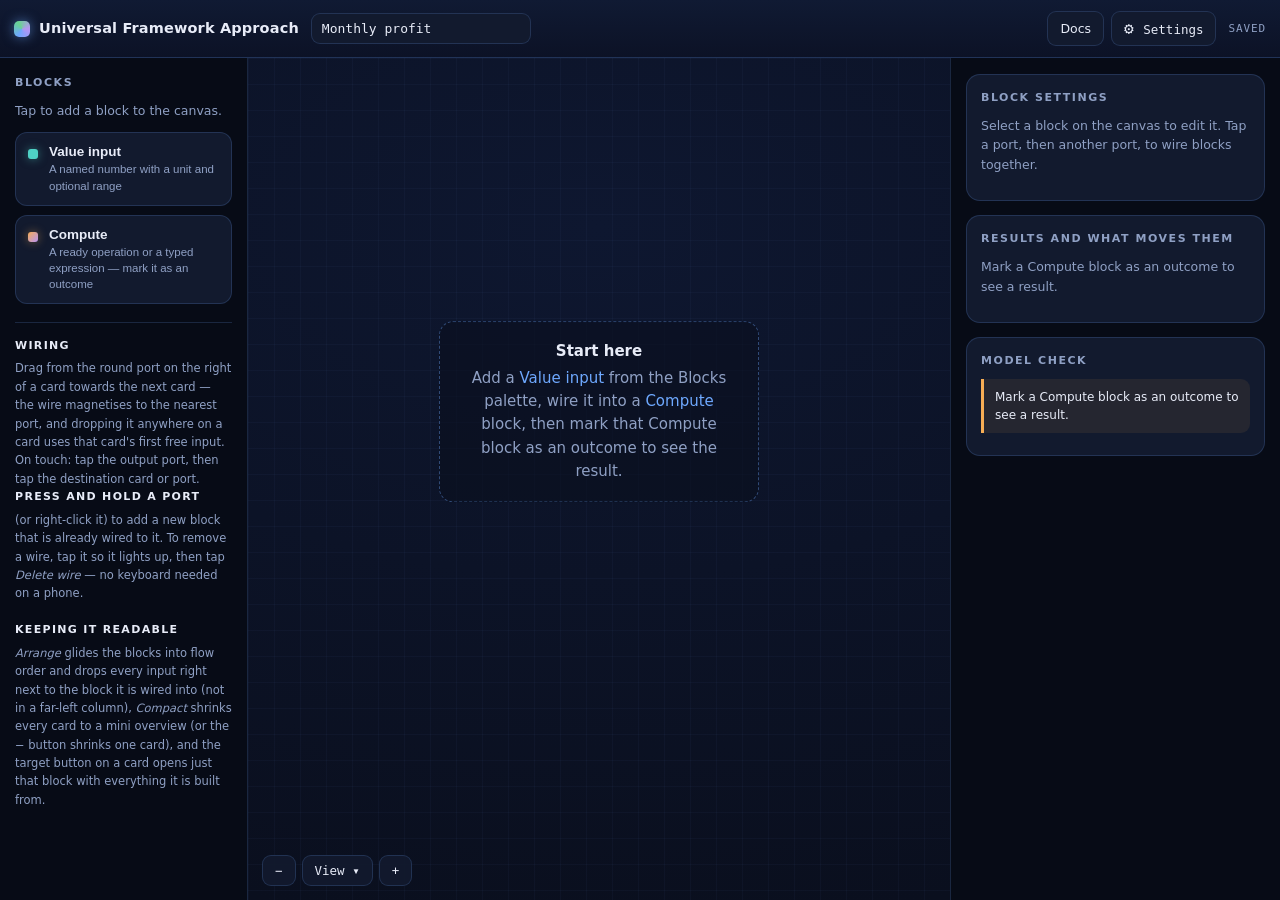
<file: docs/index.html>
<!DOCTYPE html>
<html lang="en">
<head>
  <meta charset="utf-8">
  <meta name="viewport" content="width=device-width, initial-scale=1, viewport-fit=cover">
  <title>Universal Framework Approach — block-based modelling</title>
  <meta name="description" content="Build any metric — profit, efficiency, a design score — from small blocks that plug into one main equation, with live values, dimensional unit checking and sensitivity analysis.">
  <link rel="icon" href="data:image/svg+xml,%3Csvg xmlns='http://www.w3.org/2000/svg' viewBox='0 0 32 32'%3E%3Crect width='32' height='32' rx='8' fill='%230a0f1e'/%3E%3Cpath d='M8 22 L8 14 L14 14 M8 10 L20 10 L20 14' stroke='%236ea8fe' stroke-width='2.5' fill='none' stroke-linecap='round'/%3E%3Ccircle cx='24' cy='18' r='3.5' fill='%2368d391'/%3E%3C/svg%3E">
  <link rel="stylesheet" href="app.css">
</head>
<body>
  <header class="topbar">
    <div class="brand">
      <span class="brand-mark" aria-hidden="true"></span>
      <span class="brand-name">Universal Framework Approach</span>
    </div>
    <input id="modelName" class="model-name" type="text" value="Untitled model" aria-label="Model name" spellcheck="false">
    <nav class="actions" aria-label="Model actions">
      <a class="btn btn-link" href="methodology.html">Docs</a>
      <div class="popout popout-top">
        <button type="button" id="btnAppMenu" class="btn btn-icon" title="Model actions and settings" aria-haspopup="true" aria-expanded="false"><span class="gear" aria-hidden="true">&#9881;</span> Settings</button>
        <div class="popout-menu popout-menu-right" id="appMenu" hidden>
          <button type="button" id="btnNew" class="menu-item">New model</button>
          <button type="button" id="btnImport" class="menu-item">Import JSON</button>
          <button type="button" id="btnExportJson" class="menu-item">Export JSON</button>
          <button type="button" id="btnExportSvg" class="menu-item">Export SVG</button>
          <button type="button" id="btnExportPng" class="menu-item">Export PNG (3x)</button>
          <button type="button" id="btnClear" class="menu-item menu-danger" title="Delete everything this site saved in your browser">Clear data</button>
        </div>
      </div>
    </nav>
    <div class="save-state" id="saveState" title="Autosaved in this browser">saved</div>
  </header>

  <main class="layout">
    <aside class="palette" id="palette" aria-label="Blocks palette">
      <h2 class="panel-title">Blocks</h2>
      <p class="panel-sub">Tap to add a block to the canvas.</p>
      <div class="palette-list">
        <button type="button" class="palette-item" data-type="input">
          <span class="swatch swatch-input"></span>
          <span class="palette-text"><strong>Value input</strong><em>A named number with a unit and optional range</em></span>
        </button>
        <button type="button" class="palette-item" data-type="compute">
          <span class="swatch swatch-compute"></span>
          <span class="palette-text"><strong>Compute</strong><em>A ready operation or a typed expression &mdash; mark it as an outcome</em></span>
        </button>
      </div>
      <div class="palette-help">
        <strong>Wiring</strong>
        Drag from the round port on the right of a card towards the next card &mdash; the wire
        magnetises to the nearest port, and dropping it anywhere on a card uses that card's first
        free input. On touch: tap the output port, then tap the destination card or port.
        <strong>Press and hold a port</strong> (or right-click it) to add a new block that is
        already wired to it. To remove a wire, tap it so it lights up, then tap <em>Delete wire</em>
        &mdash; no keyboard needed on a phone.
        <br><br>
        <strong>Keeping it readable</strong>
        <em>Arrange</em> glides the blocks into flow order and drops every input right next to the block it is wired into (not in a far-left column), <em>Compact</em> shrinks every card to a
        mini overview (or the &#8722; button shrinks one card), and the target button on a card opens
        just that block with everything it is built from.
      </div>
    </aside>

    <section class="stage" id="stage">
      <svg id="canvas" xmlns="http://www.w3.org/2000/svg" role="img" aria-label="Model canvas"></svg>
      <div class="stage-hint" id="stageHint">
        <strong>Start here</strong>
        Add a <em>Value input</em> from the Blocks palette, wire it into a <em>Compute</em> block, then mark that Compute block as an outcome to see the result.
      </div>
      <div class="focus-bar" id="focusBar" hidden>
        <span id="focusLabel"></span>
        <button type="button" id="btnShowAll" class="btn" title="Leave the focus view and show every block">Show whole model</button>
      </div>
      <div class="wire-bar" id="wireBar" hidden>
        <span id="wireLabel"></span>
        <button type="button" id="btnDeleteWire" class="btn btn-danger" title="Remove the selected wire">Delete wire</button>
        <button type="button" id="btnWireDeselect" class="btn" title="Leave the wire on the canvas, just deselect it">Deselect</button>
      </div>
      <div class="zoom-controls" id="viewControls">
        <button type="button" id="btnZoomOut" class="btn btn-icon" title="Zoom out">−</button>
        <div class="popout">
          <button type="button" id="btnViewMenu" class="btn btn-icon" title="View options: fit, arrange, compact, auto-fit" aria-haspopup="true" aria-expanded="false">View &#9662;</button>
          <div class="popout-menu" id="viewMenu" hidden>
            <button type="button" id="btnZoomReset" class="menu-item" title="Reset the zoom level to 1:1">1:1 &mdash; reset zoom</button>
            <button type="button" id="btnZoomFit" class="menu-item" title="Fit the model in view">Fit &mdash; frame the model</button>
            <button type="button" id="btnArrange" class="menu-item" title="Glide the blocks into flow order, each input beside the block it is wired into">Arrange &mdash; flow order</button>
            <button type="button" id="btnCompact" class="menu-item" title="Shrink every card to a mini overview">Compact every card</button>
            <button type="button" id="btnAutoFit" class="menu-item menu-toggle" aria-pressed="false" title="Let entering or leaving Focus re-frame the camera">Auto-fit camera: off</button>
          </div>
        </div>
        <button type="button" id="btnZoomIn" class="btn btn-icon" title="Zoom in">+</button>
      </div>
    </section>

    <aside class="side" id="side">
      <section class="panel" id="settingsPanel">
        <h2 class="panel-title">Block settings</h2>
        <div id="settingsBody" class="panel-body">
          <p class="panel-sub">Select a block on the canvas to edit it.</p>
        </div>
      </section>

      <section class="panel" id="sensitivityPanel">
        <h2 class="panel-title">Results and what moves them</h2>
        <div id="sensitivityBody" class="panel-body">
          <p class="panel-sub">Add inputs to see which one drives each outcome.</p>
        </div>
      </section>

      <section class="panel panel-issues" id="issuesPanel">
        <h2 class="panel-title">Model check</h2>
        <div id="issuesBody" class="panel-body"></div>
      </section>
    </aside>
  </main>

  <div class="sheet-scrim" id="sheetScrim" hidden></div>
  <div class="fab-row">
    <button type="button" class="fab" id="btnPalette">+ Blocks</button>
    <button type="button" class="fab fab-alt" id="btnSettings">Settings</button>
  </div>

  <div class="dialog-scrim" id="dialogScrim" hidden>
    <form class="dialog" id="blockDialog" role="dialog" aria-modal="true" aria-labelledby="dialogTitle">
      <h3 id="dialogTitle">New block</h3>
      <div id="dialogFields"></div>
      <div class="dialog-actions">
        <button type="button" class="btn" id="dialogCancel">Cancel</button>
        <button type="submit" class="btn btn-primary" id="dialogCreate">Add block</button>
      </div>
    </form>
  </div>
  <div class="port-menu" id="portMenu" role="menu" hidden></div>

  <input type="file" id="fileInput" accept="application/json,.json" hidden>
  <div class="toast" id="toast" role="status" aria-live="polite"></div>

  <script type="module" src="js/main.js"></script>
</body>
</html>
</file>
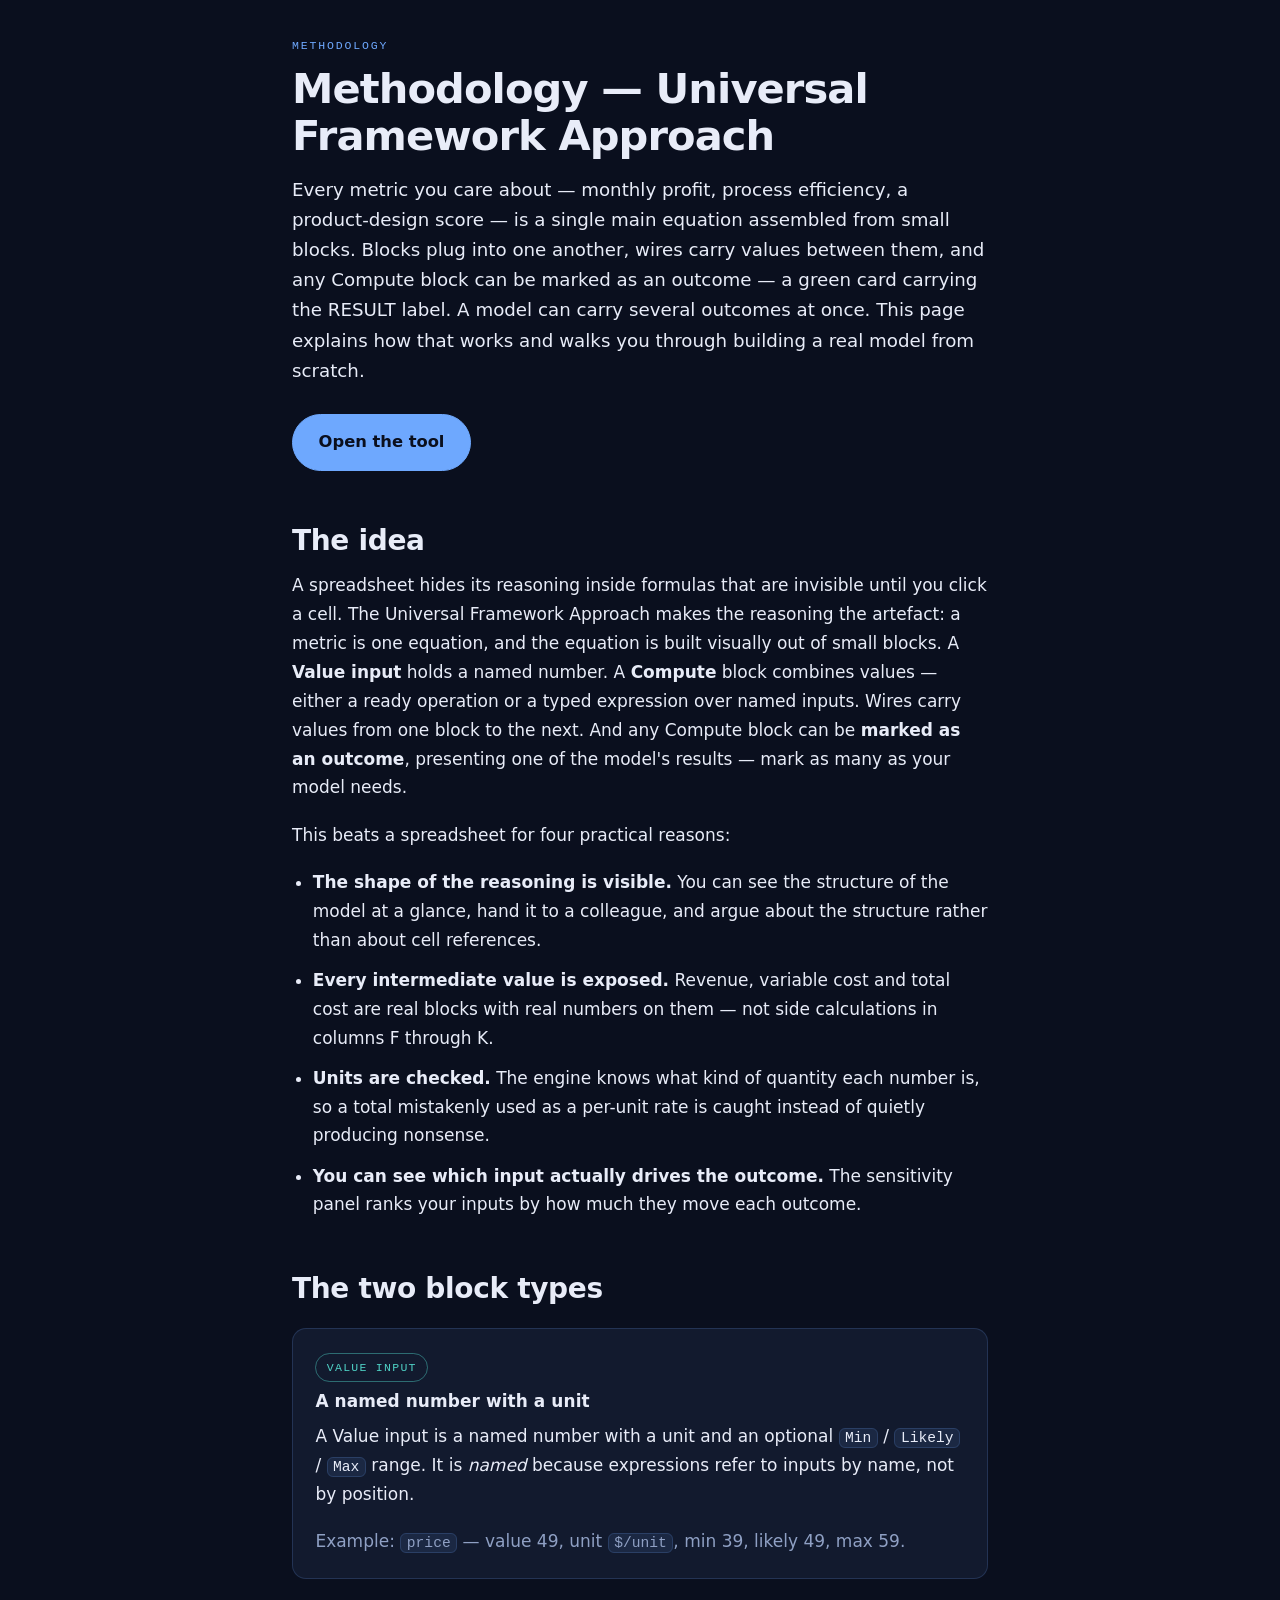
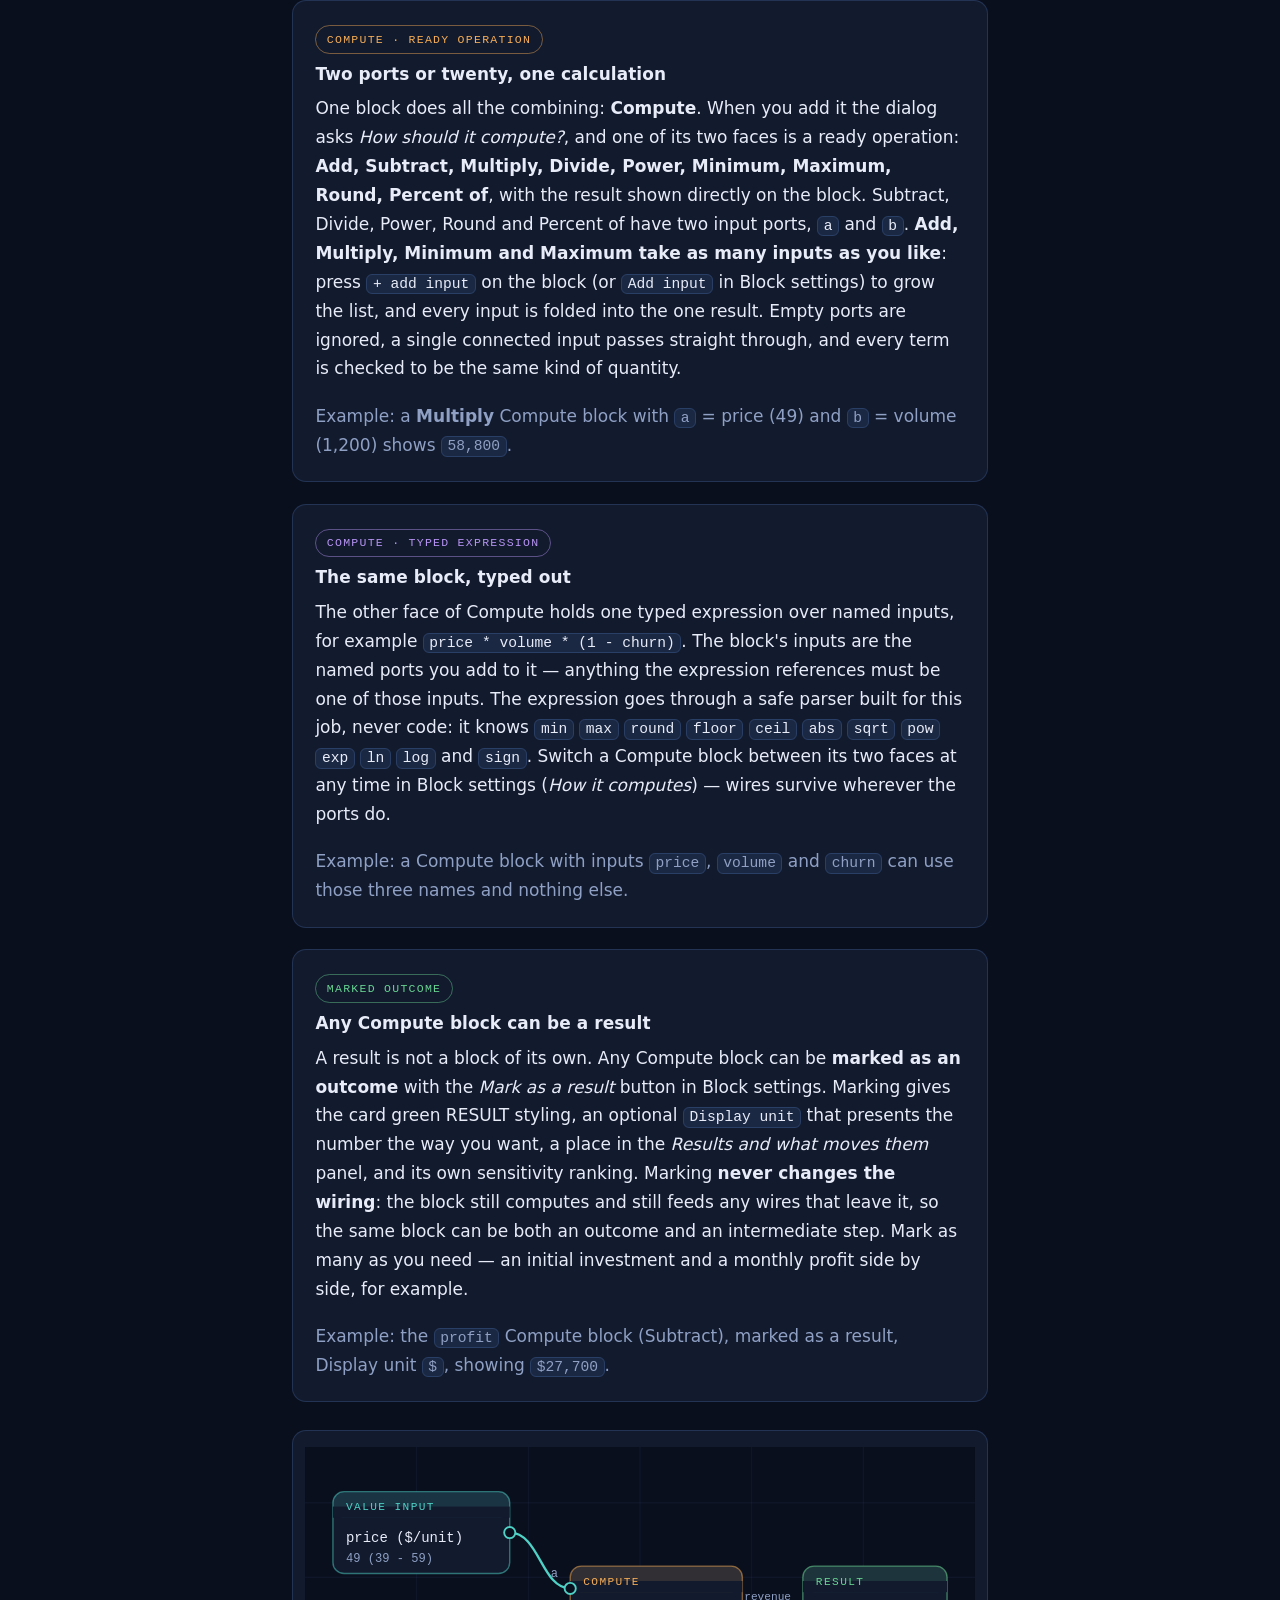
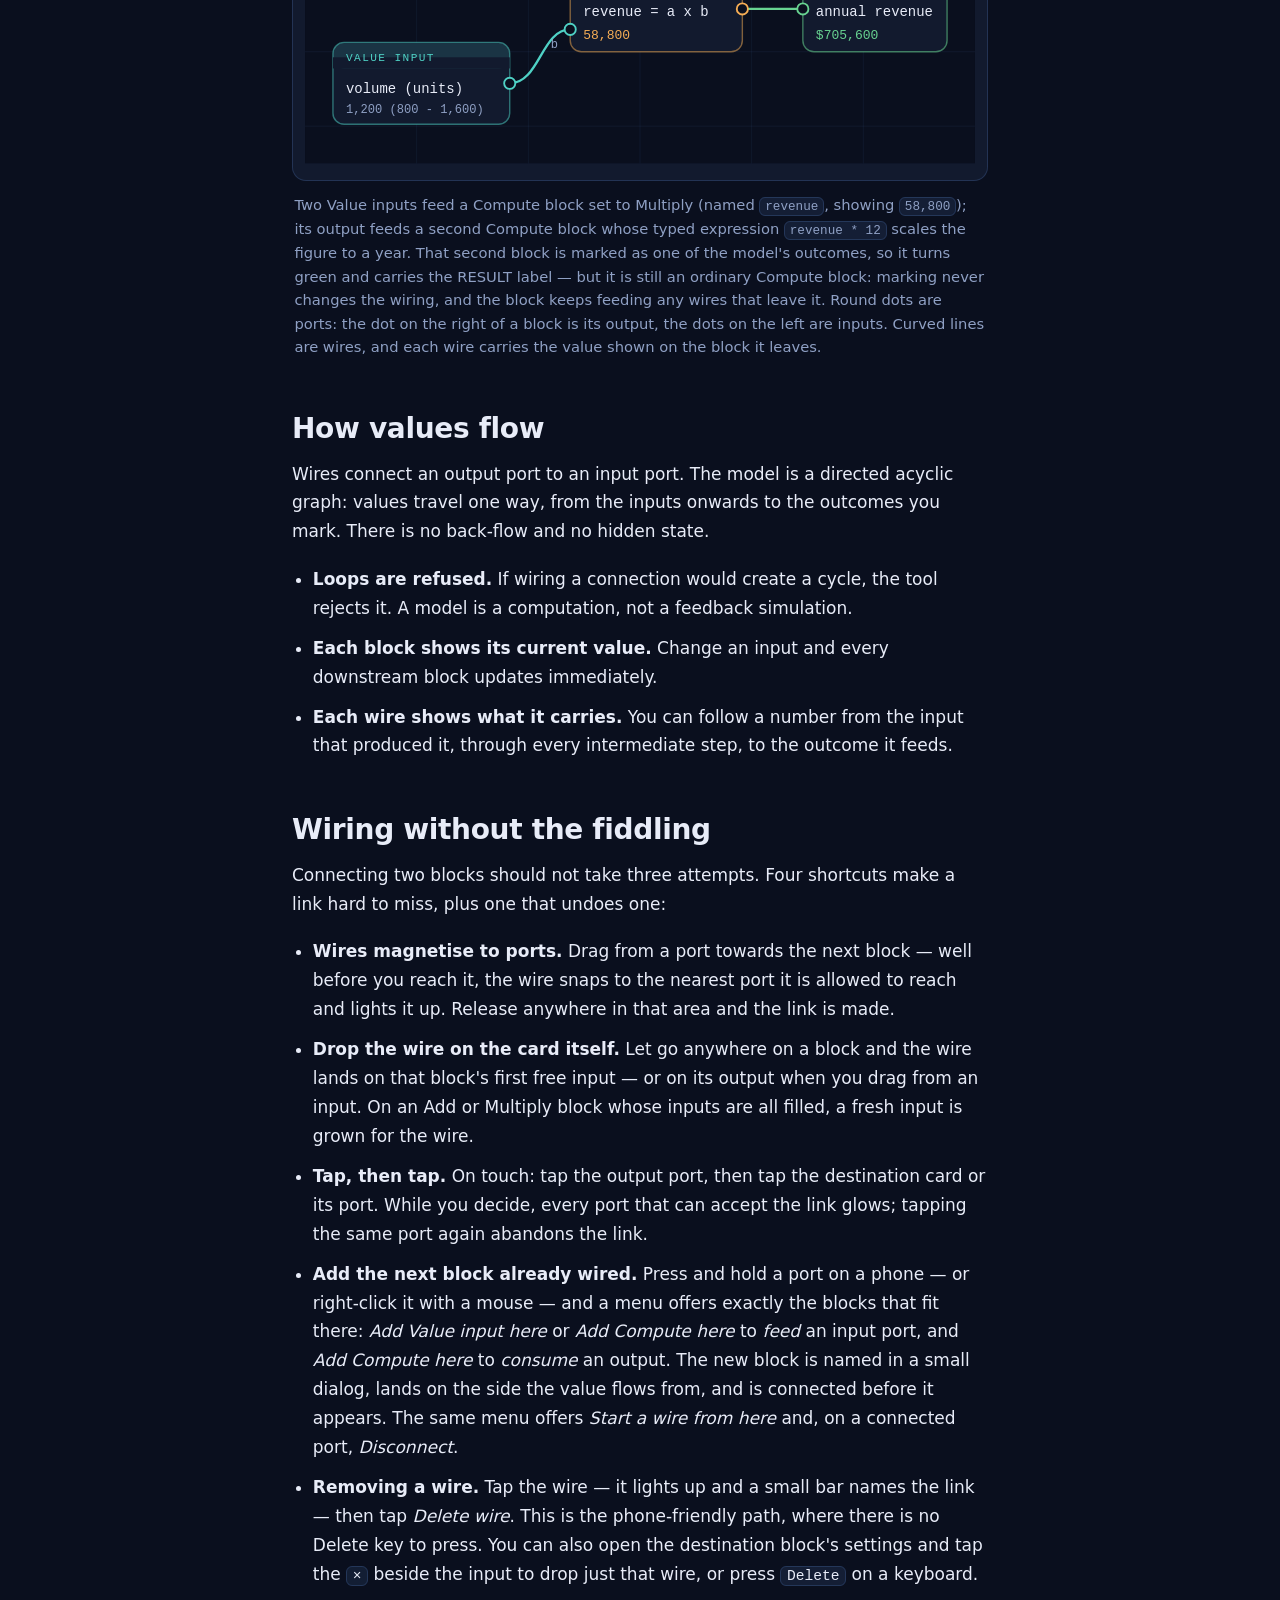
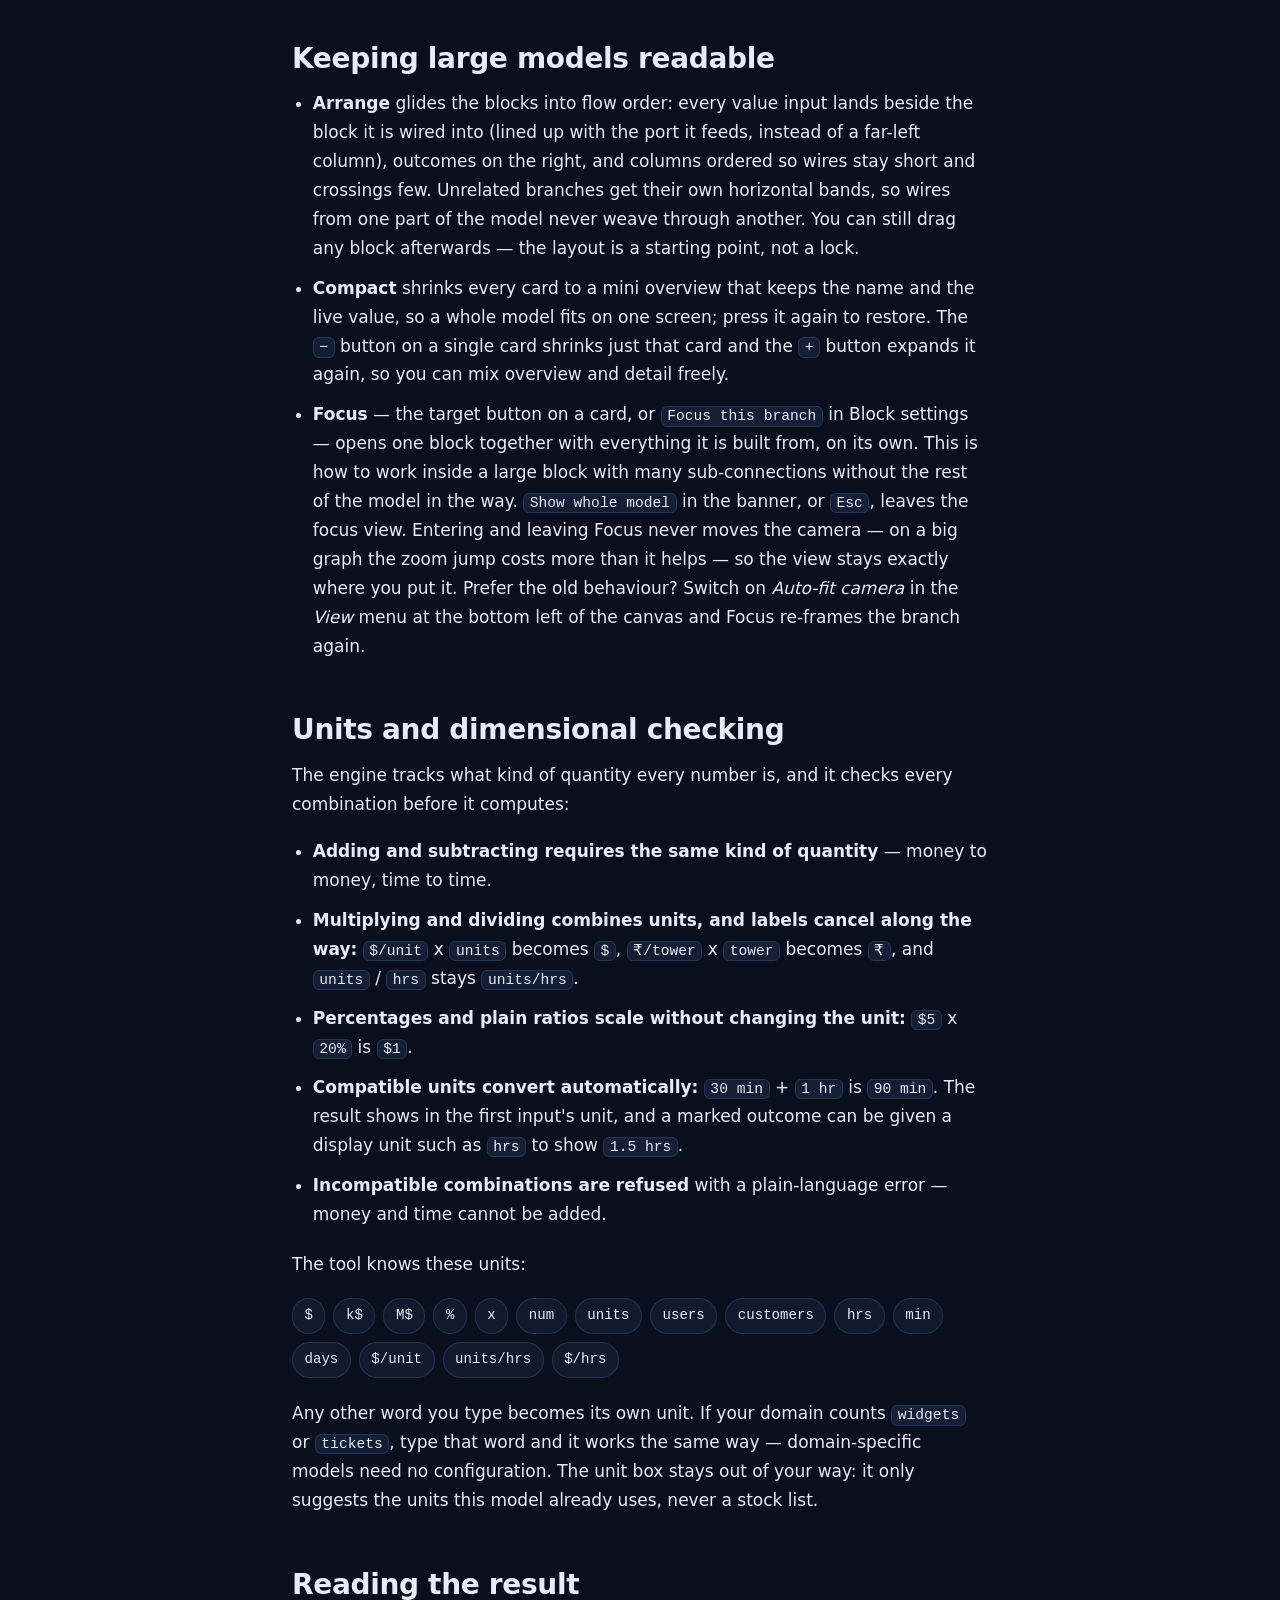
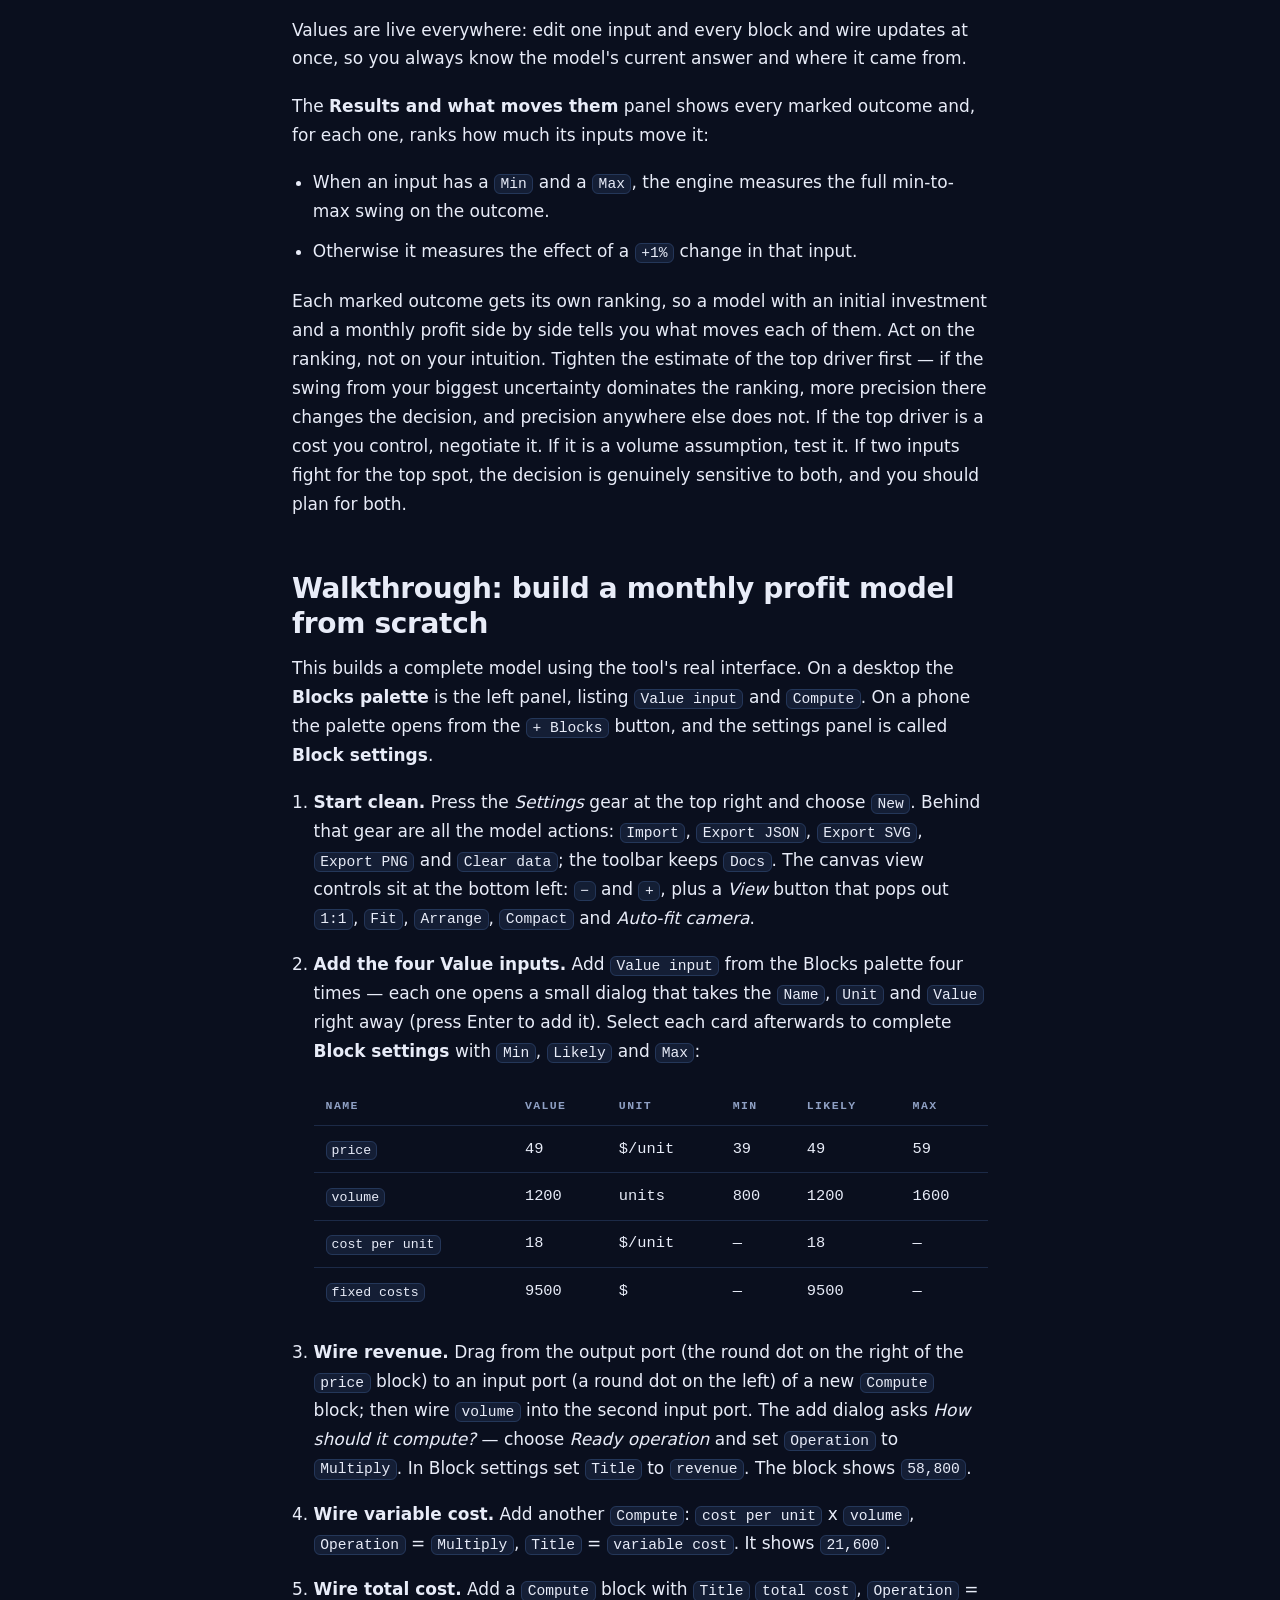
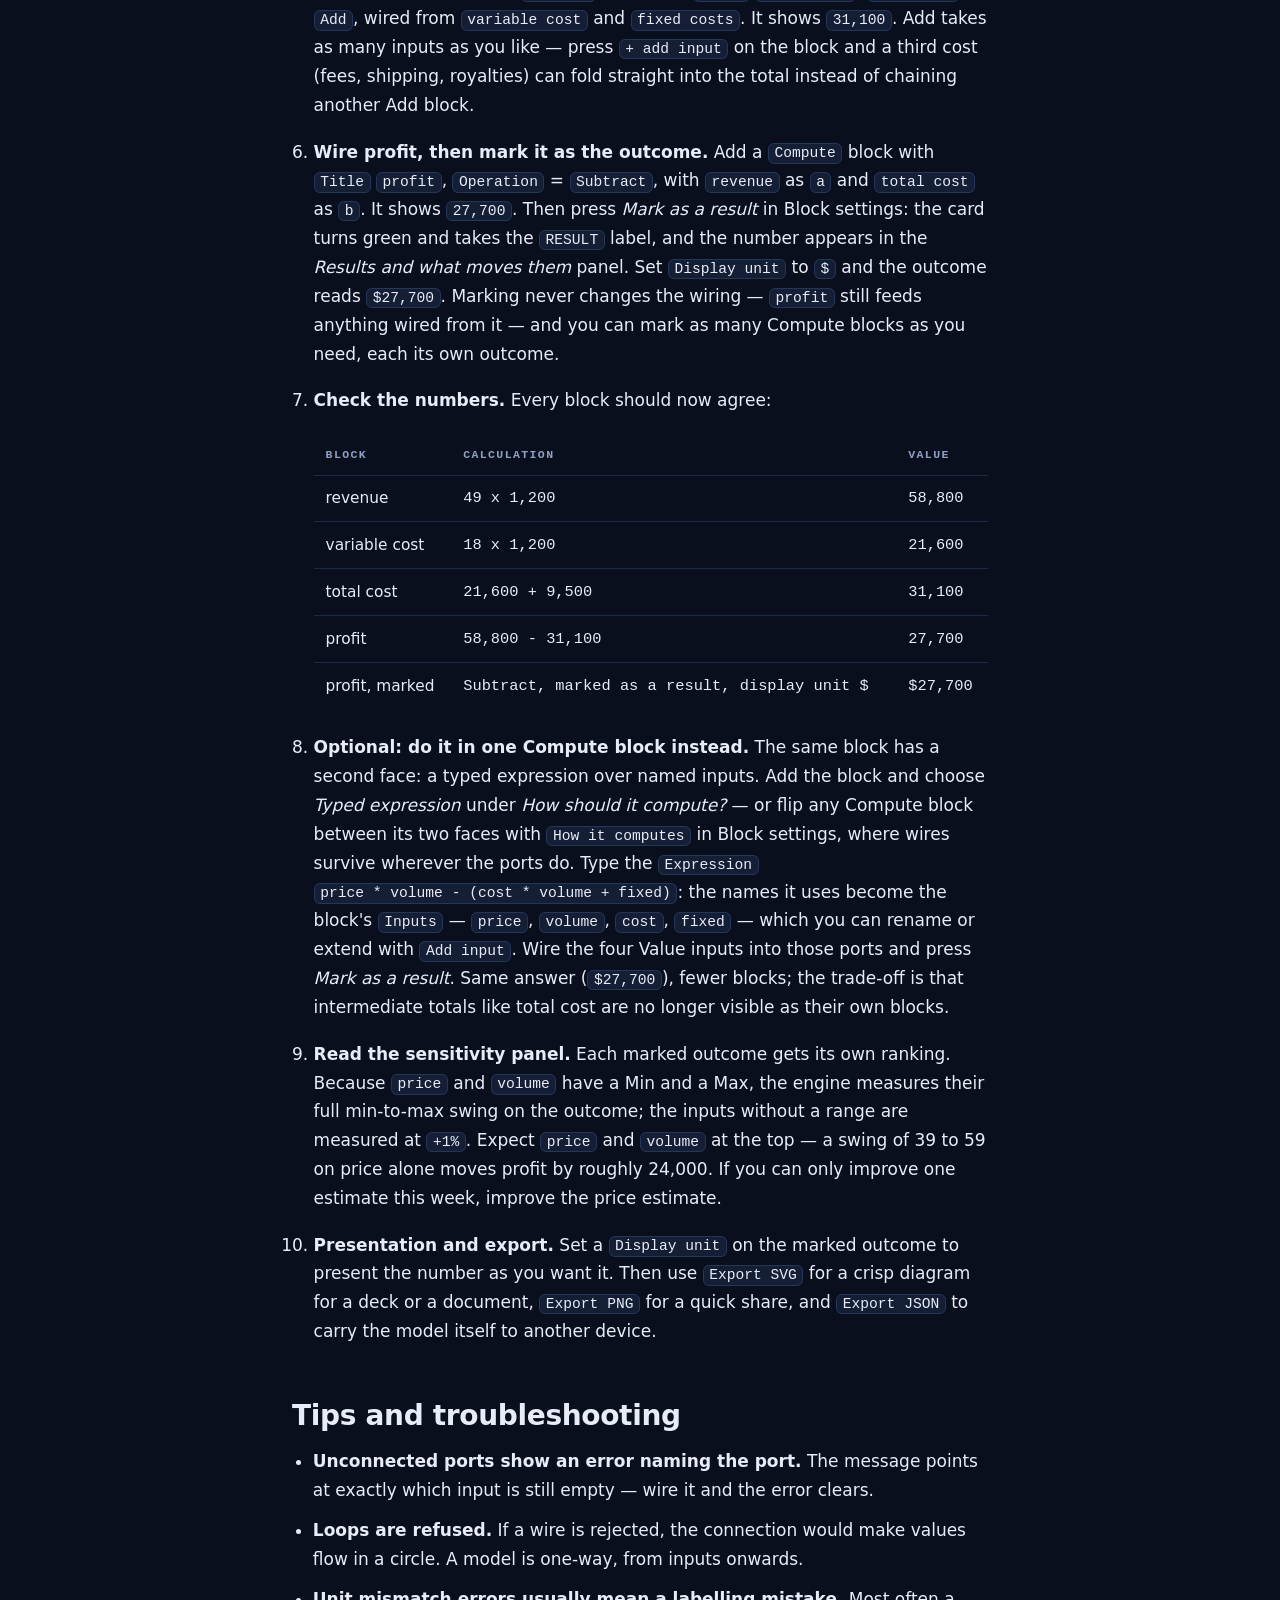
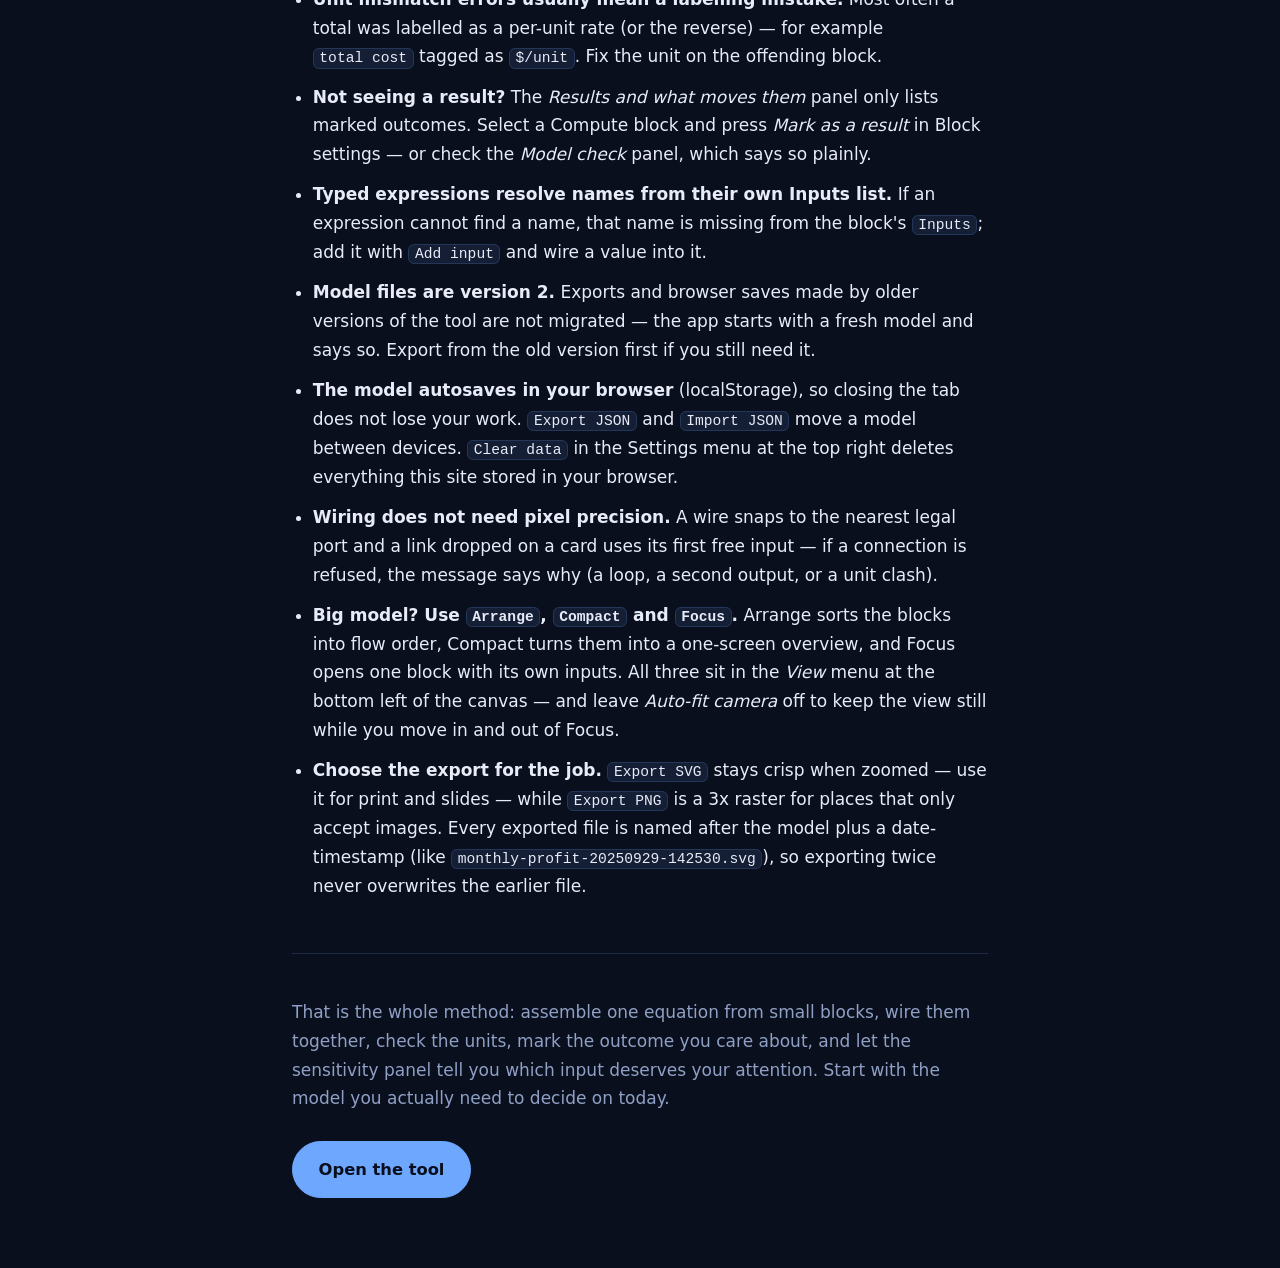
<file: docs/methodology.html>
<!DOCTYPE html>
<html lang="en">
<head>
<meta charset="utf-8">
<meta name="viewport" content="width=device-width, initial-scale=1">
<title>Methodology - Universal Framework Approach</title>
<meta name="description" content="How the Universal Framework Approach models any metric as one main equation built from small blocks - value inputs and Compute blocks, with any Compute block marked as an outcome - with live values, dimensional unit checking and sensitivity analysis. Includes a from-scratch walkthrough of the tool.">
<style>
  :root {
    --bg: #0a0f1e;
    --panel: #121a2e;
    --border: rgba(110, 168, 254, 0.18);
    --text: #e8ecf8;
    --muted: #8fa0c4;
    --accent: #6ea8fe;
    --teal: #4fd1c5;
    --amber: #f6ad55;
    --violet: #b794f4;
    --green: #68d391;
    --sans: system-ui, -apple-system, "Segoe UI", Roboto, sans-serif;
    --mono: ui-monospace, SFMono-Regular, Menlo, Consolas, monospace;
  }
  * { box-sizing: border-box; }
  html { -webkit-text-size-adjust: 100%; }
  body {
    margin: 0;
    background: var(--bg);
    color: var(--text);
    font-family: var(--sans);
    font-size: 17px;
    line-height: 1.7;
  }
  .wrap { max-width: 46rem; margin: 0 auto; padding: 2.25rem 1.25rem 4.5rem; }
  h1 {
    font-size: clamp(1.85rem, 6.5vw, 2.6rem);
    line-height: 1.12;
    letter-spacing: -0.022em;
    margin: 0.25rem 0 1rem;
  }
  h2 {
    font-size: clamp(1.35rem, 4.5vw, 1.75rem);
    line-height: 1.25;
    letter-spacing: -0.012em;
    margin: 3.25rem 0 0.85rem;
  }
  h3 {
    font-size: 1.06rem;
    line-height: 1.4;
    margin: 1.9rem 0 0.5rem;
    letter-spacing: 0.005em;
  }
  p { margin: 0 0 1.15rem; }
  ul, ol { margin: 0 0 1.35rem; padding-left: 1.3rem; }
  li { margin-bottom: 0.7rem; }
  li:last-child { margin-bottom: 0; }
  strong { font-weight: 650; }
  a { color: var(--accent); }
  code {
    font-family: var(--mono);
    font-size: 0.86em;
    background: rgba(110, 168, 254, 0.10);
    border: 1px solid var(--border);
    border-radius: 6px;
    padding: 0.08em 0.38em;
    white-space: nowrap;
  }
  .kicker {
    font-family: var(--mono);
    font-size: 0.72rem;
    letter-spacing: 0.16em;
    text-transform: uppercase;
    color: var(--accent);
    margin: 0 0 0.65rem;
  }
  .lede { font-size: 1.14rem; line-height: 1.65; }
  .muted { color: var(--muted); }
  .btn {
    display: inline-block;
    background: var(--accent);
    color: #0a0f1e;
    font-weight: 680;
    font-size: 1.02rem;
    text-decoration: none;
    padding: 0.85rem 1.6rem;
    border-radius: 999px;
    border: 1px solid var(--accent);
  }
  .btn:hover { background: #8ab8ff; }
  .btn-row { margin: 1.75rem 0 0; }
  .card {
    background: var(--panel);
    border: 1px solid var(--border);
    border-radius: 14px;
    padding: 1.35rem 1.4rem;
    margin: 1.35rem 0;
  }
  .card h3 { margin-top: 0; }
  .card p:last-child, .card ul:last-child, .card ol:last-child { margin-bottom: 0; }
  .chip {
    display: inline-block;
    font-family: var(--mono);
    font-size: 0.72rem;
    letter-spacing: 0.11em;
    text-transform: uppercase;
    padding: 0.22rem 0.65rem;
    border-radius: 999px;
    border: 1px solid var(--border);
    margin-bottom: 0.55rem;
  }
  .chip-teal   { color: var(--teal);   border-color: rgba(79, 209, 197, 0.45); }
  .chip-amber  { color: var(--amber);  border-color: rgba(246, 173, 85, 0.45); }
  .chip-violet { color: var(--violet); border-color: rgba(183, 148, 244, 0.45); }
  .chip-green  { color: var(--green);  border-color: rgba(104, 211, 145, 0.45); }
  .units {
    display: flex;
    flex-wrap: wrap;
    gap: 0.5rem;
    margin: 1.15rem 0 1.35rem;
    padding: 0;
    list-style: none;
  }
  .units li {
    margin: 0;
    font-family: var(--mono);
    font-size: 0.88rem;
    padding: 0.32rem 0.72rem;
    border: 1px solid var(--border);
    border-radius: 999px;
    background: rgba(110, 168, 254, 0.07);
    color: var(--text);
  }
  figure { margin: 1.75rem 0; }
  .diagram {
    background: var(--panel);
    border: 1px solid var(--border);
    border-radius: 14px;
    padding: 1rem 0.75rem;
    overflow-x: auto;
    -webkit-overflow-scrolling: touch;
  }
  .diagram svg { display: block; width: 100%; min-width: 540px; height: auto; }
  figcaption {
    color: var(--muted);
    font-size: 0.92rem;
    line-height: 1.6;
    margin-top: 0.75rem;
    padding: 0 0.15rem;
  }
  .tbl-wrap { overflow-x: auto; margin: 1.25rem 0 1.5rem; }
  table {
    width: 100%;
    min-width: 22rem;
    border-collapse: collapse;
    font-size: 0.96rem;
  }
  th, td {
    text-align: left;
    padding: 0.62rem 0.75rem;
    border-bottom: 1px solid var(--border);
    vertical-align: top;
  }
  th {
    font-family: var(--mono);
    font-size: 0.72rem;
    letter-spacing: 0.12em;
    text-transform: uppercase;
    color: var(--muted);
    font-weight: 600;
  }
  td.num { font-family: var(--mono); white-space: nowrap; }
  tr:last-child td { border-bottom: none; }
  ol.steps { padding-left: 1.35rem; }
  ol.steps > li { margin-bottom: 1.1rem; }
  .divider {
    border: none;
    border-top: 1px solid var(--border);
    margin: 3.25rem 0 0;
  }
  footer { margin-top: 2.75rem; color: var(--muted); }
  footer p { margin-bottom: 1.15rem; }
  @media (max-width: 420px) {
    body { font-size: 16px; }
    .wrap { padding: 1.75rem 1.05rem 3.5rem; }
    .card { padding: 1.15rem 1.05rem; }
  }
</style>
</head>
<body>
<main class="wrap">

<header>
  <p class="kicker">Methodology</p>
  <h1>Methodology &mdash; Universal Framework Approach</h1>
  <p class="lede">Every metric you care about &mdash; monthly profit, process efficiency, a product-design score &mdash; is a single main equation assembled from small blocks. Blocks plug into one another, wires carry values between them, and any Compute block can be marked as an outcome &mdash; a green card carrying the RESULT label. A model can carry several outcomes at once. This page explains how that works and walks you through building a real model from scratch.</p>
  <p class="btn-row"><a class="btn" href="index.html">Open the tool</a></p>
</header>

<h2>The idea</h2>
<p>A spreadsheet hides its reasoning inside formulas that are invisible until you click a cell. The Universal Framework Approach makes the reasoning the artefact: a metric is one equation, and the equation is built visually out of small blocks. A <strong>Value input</strong> holds a named number. A <strong>Compute</strong> block combines values &mdash; either a ready operation or a typed expression over named inputs. Wires carry values from one block to the next. And any Compute block can be <strong>marked as an outcome</strong>, presenting one of the model's results &mdash; mark as many as your model needs.</p>
<p>This beats a spreadsheet for four practical reasons:</p>
<ul>
  <li><strong>The shape of the reasoning is visible.</strong> You can see the structure of the model at a glance, hand it to a colleague, and argue about the structure rather than about cell references.</li>
  <li><strong>Every intermediate value is exposed.</strong> Revenue, variable cost and total cost are real blocks with real numbers on them &mdash; not side calculations in columns F through K.</li>
  <li><strong>Units are checked.</strong> The engine knows what kind of quantity each number is, so a total mistakenly used as a per-unit rate is caught instead of quietly producing nonsense.</li>
  <li><strong>You can see which input actually drives the outcome.</strong> The sensitivity panel ranks your inputs by how much they move each outcome.</li>
</ul>

<h2>The two block types</h2>

<div class="card">
  <p class="chip chip-teal">Value input</p>
  <h3>A named number with a unit</h3>
  <p>A Value input is a named number with a unit and an optional <code>Min</code> / <code>Likely</code> / <code>Max</code> range. It is <em>named</em> because expressions refer to inputs by name, not by position.</p>
  <p class="muted">Example: <code>price</code> &mdash; value 49, unit <code>$/unit</code>, min 39, likely 49, max 59.</p>
</div>

<div class="card">
  <p class="chip chip-amber">Compute &middot; ready operation</p>
  <h3>Two ports or twenty, one calculation</h3>
  <p>One block does all the combining: <strong>Compute</strong>. When you add it the dialog asks <em>How should it compute?</em>, and one of its two faces is a ready operation: <strong>Add, Subtract, Multiply, Divide, Power, Minimum, Maximum, Round, Percent of</strong>, with the result shown directly on the block. Subtract, Divide, Power, Round and Percent of have two input ports, <code>a</code> and <code>b</code>. <strong>Add, Multiply, Minimum and Maximum take as many inputs as you like</strong>: press <code>+ add input</code> on the block (or <code>Add input</code> in Block settings) to grow the list, and every input is folded into the one result. Empty ports are ignored, a single connected input passes straight through, and every term is checked to be the same kind of quantity.</p>
  <p class="muted">Example: a <strong>Multiply</strong> Compute block with <code>a</code> = price (49) and <code>b</code> = volume (1,200) shows <code>58,800</code>.</p>
</div>

<div class="card">
  <p class="chip chip-violet">Compute &middot; typed expression</p>
  <h3>The same block, typed out</h3>
  <p>The other face of Compute holds one typed expression over named inputs, for example <code>price * volume * (1 - churn)</code>. The block's inputs are the named ports you add to it &mdash; anything the expression references must be one of those inputs. The expression goes through a safe parser built for this job, never code: it knows <code>min</code> <code>max</code> <code>round</code> <code>floor</code> <code>ceil</code> <code>abs</code> <code>sqrt</code> <code>pow</code> <code>exp</code> <code>ln</code> <code>log</code> and <code>sign</code>. Switch a Compute block between its two faces at any time in Block settings (<em>How it computes</em>) &mdash; wires survive wherever the ports do.</p>
  <p class="muted">Example: a Compute block with inputs <code>price</code>, <code>volume</code> and <code>churn</code> can use those three names and nothing else.</p>
</div>

<div class="card">
  <p class="chip chip-green">Marked outcome</p>
  <h3>Any Compute block can be a result</h3>
  <p>A result is not a block of its own. Any Compute block can be <strong>marked as an outcome</strong> with the <em>Mark as a result</em> button in Block settings. Marking gives the card green RESULT styling, an optional <code>Display unit</code> that presents the number the way you want, a place in the <em>Results and what moves them</em> panel, and its own sensitivity ranking. Marking <strong>never changes the wiring</strong>: the block still computes and still feeds any wires that leave it, so the same block can be both an outcome and an intermediate step. Mark as many as you need &mdash; an initial investment and a monthly profit side by side, for example.</p>
  <p class="muted">Example: the <code>profit</code> Compute block (Subtract), marked as a result, Display unit <code>$</code>, showing <code>$27,700</code>.</p>
</div>

<figure>
  <div class="diagram">
    <svg viewBox="0 0 720 340" role="img" aria-label="Diagram: two Value input blocks, price in dollars per unit and volume in units, are wired into a Compute block set to Multiply, whose output feeds a second Compute block marked as one of the model's outcomes - a green card labelled RESULT showing annual revenue." xmlns="http://www.w3.org/2000/svg" font-family="ui-monospace, SFMono-Regular, Menlo, monospace">
      <rect x="0" y="0" width="720" height="340" fill="#0a0f1e"></rect>
      <g stroke="rgba(110,168,254,0.07)" stroke-width="1">
        <path d="M0 60 H720 M0 140 H720 M0 220 H720 M0 300 H720"></path>
        <path d="M120 0 V340 M240 0 V340 M360 0 V340 M480 0 V340 M600 0 V340"></path>
      </g>

      <path d="M 220 92 C 252 92 254 152 285 152" fill="none" stroke="#4fd1c5" stroke-width="2.5" stroke-linecap="round"></path>
      <path d="M 220 254 C 252 254 254 196 285 196" fill="none" stroke="#4fd1c5" stroke-width="2.5" stroke-linecap="round"></path>
      <path d="M 470 174 C 494 174 512 174 535 174" fill="none" stroke="#68d391" stroke-width="2.5" stroke-linecap="round"></path>

      <g>
        <rect x="30" y="48" width="190" height="88" rx="12" fill="#121a2e" stroke="rgba(79,209,197,0.5)" stroke-width="1.5"></rect>
        <rect x="30" y="48" width="190" height="28" rx="12" fill="rgba(79,209,197,0.14)"></rect>
        <rect x="30" y="64" width="190" height="12" fill="#121a2e"></rect>
        <text x="44" y="68" fill="#4fd1c5" font-size="12" letter-spacing="1.5">VALUE INPUT</text>
        <text x="44" y="102" fill="#e8ecf8" font-size="15">price ($/unit)</text>
        <text x="44" y="124" fill="#8fa0c4" font-size="13">49  (39 - 59)</text>
      </g>

      <g>
        <rect x="30" y="210" width="190" height="88" rx="12" fill="#121a2e" stroke="rgba(79,209,197,0.5)" stroke-width="1.5"></rect>
        <rect x="30" y="210" width="190" height="28" rx="12" fill="rgba(79,209,197,0.14)"></rect>
        <rect x="30" y="226" width="190" height="12" fill="#121a2e"></rect>
        <text x="44" y="230" fill="#4fd1c5" font-size="12" letter-spacing="1.5">VALUE INPUT</text>
        <text x="44" y="264" fill="#e8ecf8" font-size="15">volume (units)</text>
        <text x="44" y="286" fill="#8fa0c4" font-size="13">1,200  (800 - 1,600)</text>
      </g>

      <g>
        <rect x="285" y="128" width="185" height="92" rx="12" fill="#121a2e" stroke="rgba(246,173,85,0.5)" stroke-width="1.5"></rect>
        <rect x="285" y="128" width="185" height="28" rx="12" fill="rgba(246,173,85,0.14)"></rect>
        <rect x="285" y="144" width="185" height="12" fill="#121a2e"></rect>
        <text x="299" y="148" fill="#f6ad55" font-size="12" letter-spacing="1.5">COMPUTE</text>
        <text x="299" y="182" fill="#e8ecf8" font-size="15">revenue  =  a x b</text>
        <text x="299" y="206" fill="#f6ad55" font-size="14">58,800</text>
      </g>

      <g>
        <rect x="535" y="128" width="155" height="92" rx="12" fill="#121a2e" stroke="rgba(104,211,145,0.55)" stroke-width="1.5"></rect>
        <rect x="535" y="128" width="155" height="28" rx="12" fill="rgba(104,211,145,0.14)"></rect>
        <rect x="535" y="144" width="155" height="12" fill="#121a2e"></rect>
        <text x="549" y="148" fill="#68d391" font-size="12" letter-spacing="1.5">RESULT</text>
        <text x="549" y="182" fill="#e8ecf8" font-size="15">annual revenue</text>
        <text x="549" y="206" fill="#68d391" font-size="14">$705,600</text>
      </g>

      <g fill="#0a0f1e" stroke-width="2">
        <circle cx="220" cy="92" r="6" stroke="#4fd1c5"></circle>
        <circle cx="220" cy="254" r="6" stroke="#4fd1c5"></circle>
        <circle cx="285" cy="152" r="6" stroke="#4fd1c5"></circle>
        <circle cx="285" cy="196" r="6" stroke="#4fd1c5"></circle>
        <circle cx="470" cy="174" r="6" stroke="#f6ad55"></circle>
        <circle cx="535" cy="174" r="6" stroke="#68d391"></circle>
      </g>
      <text x="264" y="140" fill="#8fa0c4" font-size="13">a</text>
      <text x="264" y="216" fill="#8fa0c4" font-size="13">b</text>
      <text x="472" y="164" fill="#8fa0c4" font-size="12">revenue</text>
    </svg>
  </div>
  <figcaption>Two Value inputs feed a Compute block set to Multiply (named <code>revenue</code>, showing <code>58,800</code>); its output feeds a second Compute block whose typed expression <code>revenue * 12</code> scales the figure to a year. That second block is marked as one of the model's outcomes, so it turns green and carries the RESULT label &mdash; but it is still an ordinary Compute block: marking never changes the wiring, and the block keeps feeding any wires that leave it. Round dots are ports: the dot on the right of a block is its output, the dots on the left are inputs. Curved lines are wires, and each wire carries the value shown on the block it leaves.</figcaption>
</figure>

<h2>How values flow</h2>
<p>Wires connect an output port to an input port. The model is a directed acyclic graph: values travel one way, from the inputs onwards to the outcomes you mark. There is no back-flow and no hidden state.</p>
<ul>
  <li><strong>Loops are refused.</strong> If wiring a connection would create a cycle, the tool rejects it. A model is a computation, not a feedback simulation.</li>
  <li><strong>Each block shows its current value.</strong> Change an input and every downstream block updates immediately.</li>
  <li><strong>Each wire shows what it carries.</strong> You can follow a number from the input that produced it, through every intermediate step, to the outcome it feeds.</li>
</ul>

<h2>Wiring without the fiddling</h2>
<p>Connecting two blocks should not take three attempts. Four shortcuts make a link hard to miss, plus one that undoes one:</p>
<ul>
  <li><strong>Wires magnetise to ports.</strong> Drag from a port towards the next block &mdash; well before you reach it, the wire snaps to the nearest port it is allowed to reach and lights it up. Release anywhere in that area and the link is made.</li>
  <li><strong>Drop the wire on the card itself.</strong> Let go anywhere on a block and the wire lands on that block's first free input &mdash; or on its output when you drag from an input. On an Add or Multiply block whose inputs are all filled, a fresh input is grown for the wire.</li>
  <li><strong>Tap, then tap.</strong> On touch: tap the output port, then tap the destination card or its port. While you decide, every port that can accept the link glows; tapping the same port again abandons the link.</li>
  <li><strong>Add the next block already wired.</strong> Press and hold a port on a phone &mdash; or right-click it with a mouse &mdash; and a menu offers exactly the blocks that fit there: <em>Add Value input here</em> or <em>Add Compute here</em> to <em>feed</em> an input port, and <em>Add Compute here</em> to <em>consume</em> an output. The new block is named in a small dialog, lands on the side the value flows from, and is connected before it appears. The same menu offers <em>Start a wire from here</em> and, on a connected port, <em>Disconnect</em>.</li>
  <li><strong>Removing a wire.</strong> Tap the wire &mdash; it lights up and a small bar names the link &mdash; then tap <em>Delete wire</em>. This is the phone-friendly path, where there is no Delete key to press. You can also open the destination block's settings and tap the <code>&times;</code> beside the input to drop just that wire, or press <code>Delete</code> on a keyboard.</li>
</ul>

<h2>Keeping large models readable</h2>
<ul>
  <li><strong>Arrange</strong> glides the blocks into flow order: every value input lands beside the block it is wired into (lined up with the port it feeds, instead of a far-left column), outcomes on the right, and columns ordered so wires stay short and crossings few. Unrelated branches get their own horizontal bands, so wires from one part of the model never weave through another. You can still drag any block afterwards &mdash; the layout is a starting point, not a lock.</li>
  <li><strong>Compact</strong> shrinks every card to a mini overview that keeps the name and the live value, so a whole model fits on one screen; press it again to restore. The <code>&#8722;</code> button on a single card shrinks just that card and the <code>+</code> button expands it again, so you can mix overview and detail freely.</li>
  <li><strong>Focus</strong> &mdash; the target button on a card, or <code>Focus this branch</code> in Block settings &mdash; opens one block together with everything it is built from, on its own. This is how to work inside a large block with many sub-connections without the rest of the model in the way. <code>Show whole model</code> in the banner, or <code>Esc</code>, leaves the focus view. Entering and leaving Focus never moves the camera &mdash; on a big graph the zoom jump costs more than it helps &mdash; so the view stays exactly where you put it. Prefer the old behaviour? Switch on <em>Auto-fit camera</em> in the <em>View</em> menu at the bottom left of the canvas and Focus re-frames the branch again.</li>
</ul>

<h2>Units and dimensional checking</h2>
<p>The engine tracks what kind of quantity every number is, and it checks every combination before it computes:</p>
<ul>
  <li><strong>Adding and subtracting requires the same kind of quantity</strong> &mdash; money to money, time to time.</li>
  <li><strong>Multiplying and dividing combines units, and labels cancel along the way:</strong> <code>$/unit</code> x <code>units</code> becomes <code>$</code>, <code>&#8377;/tower</code> x <code>tower</code> becomes <code>&#8377;</code>, and <code>units</code> / <code>hrs</code> stays <code>units/hrs</code>.</li>
  <li><strong>Percentages and plain ratios scale without changing the unit:</strong> <code>$5</code> x <code>20%</code> is <code>$1</code>.</li>
  <li><strong>Compatible units convert automatically:</strong> <code>30 min</code> + <code>1 hr</code> is <code>90 min</code>. The result shows in the first input's unit, and a marked outcome can be given a display unit such as <code>hrs</code> to show <code>1.5 hrs</code>.</li>
  <li><strong>Incompatible combinations are refused</strong> with a plain-language error &mdash; money and time cannot be added.</li>
</ul>
<p>The tool knows these units:</p>
<ul class="units">
  <li>$</li><li>k$</li><li>M$</li><li>%</li><li>x</li><li>num</li><li>units</li><li>users</li><li>customers</li><li>hrs</li><li>min</li><li>days</li><li>$/unit</li><li>units/hrs</li><li>$/hrs</li>
</ul>
<p>Any other word you type becomes its own unit. If your domain counts <code>widgets</code> or <code>tickets</code>, type that word and it works the same way &mdash; domain-specific models need no configuration. The unit box stays out of your way: it only suggests the units this model already uses, never a stock list.</p>

<h2>Reading the result</h2>
<p>Values are live everywhere: edit one input and every block and wire updates at once, so you always know the model's current answer and where it came from.</p>
<p>The <strong>Results and what moves them</strong> panel shows every marked outcome and, for each one, ranks how much its inputs move it:</p>
<ul>
  <li>When an input has a <code>Min</code> and a <code>Max</code>, the engine measures the full min-to-max swing on the outcome.</li>
  <li>Otherwise it measures the effect of a <code>+1%</code> change in that input.</li>
</ul>
<p>Each marked outcome gets its own ranking, so a model with an initial investment and a monthly profit side by side tells you what moves each of them. Act on the ranking, not on your intuition. Tighten the estimate of the top driver first &mdash; if the swing from your biggest uncertainty dominates the ranking, more precision there changes the decision, and precision anywhere else does not. If the top driver is a cost you control, negotiate it. If it is a volume assumption, test it. If two inputs fight for the top spot, the decision is genuinely sensitive to both, and you should plan for both.</p>

<h2>Walkthrough: build a monthly profit model from scratch</h2>
<p>This builds a complete model using the tool's real interface. On a desktop the <strong>Blocks palette</strong> is the left panel, listing <code>Value input</code> and <code>Compute</code>. On a phone the palette opens from the <code>+ Blocks</code> button, and the settings panel is called <strong>Block settings</strong>.</p>

<ol class="steps">
  <li><strong>Start clean.</strong> Press the <em>Settings</em> gear at the top right and choose <code>New</code>. Behind that gear are all the model actions: <code>Import</code>, <code>Export JSON</code>, <code>Export SVG</code>, <code>Export PNG</code> and <code>Clear data</code>; the toolbar keeps <code>Docs</code>. The canvas view controls sit at the bottom left: <code>&#8722;</code> and <code>+</code>, plus a <em>View</em> button that pops out <code>1:1</code>, <code>Fit</code>, <code>Arrange</code>, <code>Compact</code> and <em>Auto-fit camera</em>.</li>
  <li><strong>Add the four Value inputs.</strong> Add <code>Value input</code> from the Blocks palette four times &mdash; each one opens a small dialog that takes the <code>Name</code>, <code>Unit</code> and <code>Value</code> right away (press Enter to add it). Select each card afterwards to complete <strong>Block settings</strong> with <code>Min</code>, <code>Likely</code> and <code>Max</code>:
    <div class="tbl-wrap">
      <table>
        <thead><tr><th>Name</th><th>Value</th><th>Unit</th><th>Min</th><th>Likely</th><th>Max</th></tr></thead>
        <tbody>
          <tr><td><code>price</code></td><td class="num">49</td><td class="num">$/unit</td><td class="num">39</td><td class="num">49</td><td class="num">59</td></tr>
          <tr><td><code>volume</code></td><td class="num">1200</td><td class="num">units</td><td class="num">800</td><td class="num">1200</td><td class="num">1600</td></tr>
          <tr><td><code>cost per unit</code></td><td class="num">18</td><td class="num">$/unit</td><td class="num">&mdash;</td><td class="num">18</td><td class="num">&mdash;</td></tr>
          <tr><td><code>fixed costs</code></td><td class="num">9500</td><td class="num">$</td><td class="num">&mdash;</td><td class="num">9500</td><td class="num">&mdash;</td></tr>
        </tbody>
      </table>
    </div>
  </li>
  <li><strong>Wire revenue.</strong> Drag from the output port (the round dot on the right of the <code>price</code> block) to an input port (a round dot on the left) of a new <code>Compute</code> block; then wire <code>volume</code> into the second input port. The add dialog asks <em>How should it compute?</em> &mdash; choose <em>Ready operation</em> and set <code>Operation</code> to <code>Multiply</code>. In Block settings set <code>Title</code> to <code>revenue</code>. The block shows <code>58,800</code>.</li>
  <li><strong>Wire variable cost.</strong> Add another <code>Compute</code>: <code>cost per unit</code> x <code>volume</code>, <code>Operation</code> = <code>Multiply</code>, <code>Title</code> = <code>variable cost</code>. It shows <code>21,600</code>.</li>
  <li><strong>Wire total cost.</strong> Add a <code>Compute</code> block with <code>Title</code> <code>total cost</code>, <code>Operation</code> = <code>Add</code>, wired from <code>variable cost</code> and <code>fixed costs</code>. It shows <code>31,100</code>. Add takes as many inputs as you like &mdash; press <code>+ add input</code> on the block and a third cost (fees, shipping, royalties) can fold straight into the total instead of chaining another Add block.</li>
  <li><strong>Wire profit, then mark it as the outcome.</strong> Add a <code>Compute</code> block with <code>Title</code> <code>profit</code>, <code>Operation</code> = <code>Subtract</code>, with <code>revenue</code> as <code>a</code> and <code>total cost</code> as <code>b</code>. It shows <code>27,700</code>. Then press <em>Mark as a result</em> in Block settings: the card turns green and takes the <code>RESULT</code> label, and the number appears in the <em>Results and what moves them</em> panel. Set <code>Display unit</code> to <code>$</code> and the outcome reads <code>$27,700</code>. Marking never changes the wiring &mdash; <code>profit</code> still feeds anything wired from it &mdash; and you can mark as many Compute blocks as you need, each its own outcome.</li>
  <li><strong>Check the numbers.</strong> Every block should now agree:
    <div class="tbl-wrap">
      <table>
        <thead><tr><th>Block</th><th>Calculation</th><th>Value</th></tr></thead>
        <tbody>
          <tr><td>revenue</td><td class="num">49 x 1,200</td><td class="num">58,800</td></tr>
          <tr><td>variable cost</td><td class="num">18 x 1,200</td><td class="num">21,600</td></tr>
          <tr><td>total cost</td><td class="num">21,600 + 9,500</td><td class="num">31,100</td></tr>
          <tr><td>profit</td><td class="num">58,800 - 31,100</td><td class="num">27,700</td></tr>
          <tr><td>profit, marked</td><td class="num">Subtract, marked as a result, display unit $</td><td class="num">$27,700</td></tr>
        </tbody>
      </table>
    </div>
  </li>
  <li><strong>Optional: do it in one Compute block instead.</strong> The same block has a second face: a typed expression over named inputs. Add the block and choose <em>Typed expression</em> under <em>How should it compute?</em> &mdash; or flip any Compute block between its two faces with <code>How it computes</code> in Block settings, where wires survive wherever the ports do. Type the <code>Expression</code> <code>price * volume - (cost * volume + fixed)</code>: the names it uses become the block's <code>Inputs</code> &mdash; <code>price</code>, <code>volume</code>, <code>cost</code>, <code>fixed</code> &mdash; which you can rename or extend with <code>Add input</code>. Wire the four Value inputs into those ports and press <em>Mark as a result</em>. Same answer (<code>$27,700</code>), fewer blocks; the trade-off is that intermediate totals like total cost are no longer visible as their own blocks.</li>
  <li><strong>Read the sensitivity panel.</strong> Each marked outcome gets its own ranking. Because <code>price</code> and <code>volume</code> have a Min and a Max, the engine measures their full min-to-max swing on the outcome; the inputs without a range are measured at <code>+1%</code>. Expect <code>price</code> and <code>volume</code> at the top &mdash; a swing of 39 to 59 on price alone moves profit by roughly 24,000. If you can only improve one estimate this week, improve the price estimate.</li>
  <li><strong>Presentation and export.</strong> Set a <code>Display unit</code> on the marked outcome to present the number as you want it. Then use <code>Export SVG</code> for a crisp diagram for a deck or a document, <code>Export PNG</code> for a quick share, and <code>Export JSON</code> to carry the model itself to another device.</li>
</ol>

<h2>Tips and troubleshooting</h2>
<ul>
  <li><strong>Unconnected ports show an error naming the port.</strong> The message points at exactly which input is still empty &mdash; wire it and the error clears.</li>
  <li><strong>Loops are refused.</strong> If a wire is rejected, the connection would make values flow in a circle. A model is one-way, from inputs onwards.</li>
  <li><strong>Unit mismatch errors usually mean a labelling mistake.</strong> Most often a total was labelled as a per-unit rate (or the reverse) &mdash; for example <code>total cost</code> tagged as <code>$/unit</code>. Fix the unit on the offending block.</li>
  <li><strong>Not seeing a result?</strong> The <em>Results and what moves them</em> panel only lists marked outcomes. Select a Compute block and press <em>Mark as a result</em> in Block settings &mdash; or check the <em>Model check</em> panel, which says so plainly.</li>
  <li><strong>Typed expressions resolve names from their own Inputs list.</strong> If an expression cannot find a name, that name is missing from the block's <code>Inputs</code>; add it with <code>Add input</code> and wire a value into it.</li>
  <li><strong>Model files are version 2.</strong> Exports and browser saves made by older versions of the tool are not migrated &mdash; the app starts with a fresh model and says so. Export from the old version first if you still need it.</li>
  <li><strong>The model autosaves in your browser</strong> (localStorage), so closing the tab does not lose your work. <code>Export JSON</code> and <code>Import JSON</code> move a model between devices. <code>Clear data</code> in the Settings menu at the top right deletes everything this site stored in your browser.</li>
  <li><strong>Wiring does not need pixel precision.</strong> A wire snaps to the nearest legal port and a link dropped on a card uses its first free input &mdash; if a connection is refused, the message says why (a loop, a second output, or a unit clash).</li>
  <li><strong>Big model? Use <code>Arrange</code>, <code>Compact</code> and <code>Focus</code>.</strong> Arrange sorts the blocks into flow order, Compact turns them into a one-screen overview, and Focus opens one block with its own inputs. All three sit in the <em>View</em> menu at the bottom left of the canvas &mdash; and leave <em>Auto-fit camera</em> off to keep the view still while you move in and out of Focus.</li>
  <li><strong>Choose the export for the job.</strong> <code>Export SVG</code> stays crisp when zoomed &mdash; use it for print and slides &mdash; while <code>Export PNG</code> is a 3x raster for places that only accept images. Every exported file is named after the model plus a date-timestamp (like <code>monthly-profit-20250929-142530.svg</code>), so exporting twice never overwrites the earlier file.</li>
</ul>

<hr class="divider">

<footer>
  <p>That is the whole method: assemble one equation from small blocks, wire them together, check the units, mark the outcome you care about, and let the sensitivity panel tell you which input deserves your attention. Start with the model you actually need to decide on today.</p>
  <p class="btn-row"><a class="btn" href="index.html">Open the tool</a></p>
</footer>

</main>
</body>
</html>
</file>
<file: docs/app.css>
/* Universal Framework Approach — dark technical / blueprint theme */
:root {
  color-scheme: dark;
  --bg: #0a0f1e;
  --bg-deep: #070b16;
  --panel: #121a2e;
  --panel-2: #16203a;
  --line: rgba(110, 168, 254, 0.18);
  --line-strong: rgba(110, 168, 254, 0.38);
  --text: #e8ecf8;
  --muted: #8fa0c4;
  --accent: #6ea8fe;
  --input-c: #4fd1c5;
  --op-c: #f6ad55;
  --formula-c: #b794f4;
  --result-c: #68d391;
  --danger: #fc8181;
  --mono: ui-monospace, SFMono-Regular, Menlo, Consolas, monospace;
  --sans: system-ui, -apple-system, "Segoe UI", Roboto, sans-serif;
  --topbar-h: 58px;
}

* { box-sizing: border-box; }
html, body { height: 100%; }
body {
  margin: 0;
  background: var(--bg);
  color: var(--text);
  font-family: var(--sans);
  font-size: 15px;
  line-height: 1.55;
  overflow: hidden;
  overscroll-behavior: none;
  display: flex;
  flex-direction: column;
  height: 100dvh;
}

/* ---------- top bar ---------- */
.topbar {
  height: var(--topbar-h);
  display: flex;
  align-items: center;
  gap: 12px;
  padding: 0 14px;
  border-bottom: 1px solid var(--line);
  background: linear-gradient(180deg, #101a33, #0c1226);
}
.brand { display: flex; align-items: center; gap: 9px; white-space: nowrap; }
.brand-mark {
  width: 16px; height: 16px; border-radius: 5px;
  background: conic-gradient(from 210deg, var(--accent), var(--result-c), var(--formula-c), var(--accent));
  box-shadow: 0 0 12px rgba(110, 168, 254, 0.55);
}
.brand-name { font-weight: 650; letter-spacing: 0.01em; font-size: 14.5px; }
.model-name {
  flex: 0 1 220px;
  min-width: 90px;
  background: var(--panel);
  border: 1px solid var(--line);
  border-radius: 9px;
  color: var(--text);
  padding: 7px 10px;
  font-family: var(--mono);
  font-size: 13px;
}
.model-name:focus { outline: none; border-color: var(--line-strong); }
.actions { display: flex; gap: 7px; margin-left: auto; overflow-x: auto; scrollbar-width: none; }
.actions::-webkit-scrollbar { display: none; }
.save-state {
  font-family: var(--mono); font-size: 11px; letter-spacing: 0.08em;
  text-transform: uppercase; color: var(--muted); white-space: nowrap;
}
.save-state.dirty { color: var(--op-c); }

.btn {
  appearance: none;
  background: var(--panel);
  color: var(--text);
  border: 1px solid var(--line);
  border-radius: 9px;
  padding: 7px 12px;
  font-size: 12.5px;
  font-family: var(--sans);
  cursor: pointer;
  white-space: nowrap;
  transition: background 0.15s ease, border-color 0.15s ease, transform 0.1s ease;
}
.btn:hover { background: var(--panel-2); border-color: var(--line-strong); }
.btn:active { transform: translateY(1px); }
.btn-link { text-decoration: none; display: inline-flex; align-items: center; }
.btn-icon { font-family: var(--mono); }

/* ---------- layout ---------- */
.topbar { flex: none; }
.layout {
  display: grid;
  grid-template-columns: 248px 1fr 330px;
  flex: 1 1 auto;
  min-height: 0;
}
.palette, .side {
  background: var(--bg-deep);
  overflow-y: auto;
  padding: 16px 15px 30px;
}
.palette { border-right: 1px solid var(--line); }
.side { border-left: 1px solid var(--line); display: flex; flex-direction: column; gap: 14px; }

.panel-title {
  font-size: 11px;
  letter-spacing: 0.14em;
  text-transform: uppercase;
  color: var(--muted);
  margin: 0 0 10px;
  font-weight: 650;
}
.panel-sub { color: var(--muted); font-size: 12.5px; margin: 0 0 12px; }
.panel-body { font-size: 13px; }
.panel {
  background: var(--panel);
  border: 1px solid var(--line);
  border-radius: 14px;
  padding: 14px;
}

/* palette */
.palette-list { display: flex; flex-direction: column; gap: 9px; }
.palette-item {
  display: flex; gap: 11px; align-items: flex-start; text-align: left;
  background: var(--panel);
  border: 1px solid var(--line);
  border-radius: 12px;
  padding: 11px 12px;
  color: var(--text);
  cursor: pointer;
  transition: transform 0.12s ease, border-color 0.15s ease, background 0.15s ease;
}
.palette-item:hover { transform: translateY(-1px); border-color: var(--line-strong); background: var(--panel-2); }
.palette-item:active { transform: translateY(0); }
.swatch { width: 10px; height: 10px; border-radius: 3px; margin-top: 5px; flex: none; }
.swatch-input { background: var(--input-c); box-shadow: 0 0 10px rgba(79, 209, 197, 0.5); }
.swatch-compute { background: linear-gradient(135deg, var(--op-c), var(--formula-c)); box-shadow: 0 0 10px rgba(246, 173, 85, 0.45); }
.panel-title-spaced { margin-top: 26px; }
.palette-text { display: flex; flex-direction: column; gap: 2px; }
.palette-text strong { font-size: 13.5px; }
.palette-text em { font-style: normal; color: var(--muted); font-size: 11.5px; line-height: 1.4; }
.palette-help {
  margin-top: 18px; color: var(--muted); font-size: 11.5px; line-height: 1.6;
  border-top: 1px solid var(--line); padding-top: 14px;
}
.palette-help strong { display: block; color: var(--text); font-size: 11px; letter-spacing: 0.12em; text-transform: uppercase; margin-bottom: 5px; }

/* stage */
.stage { position: relative; overflow: hidden; background: radial-gradient(1200px 700px at 50% 20%, #0e1730, var(--bg)); }
#canvas { width: 100%; height: 100%; display: block; touch-action: none; }
.stage-hint {
  position: absolute; left: 50%; top: 42%; transform: translate(-50%, -50%);
  text-align: center; color: var(--muted); pointer-events: none;
  border: 1px dashed var(--line-strong); border-radius: 14px; padding: 18px 22px; max-width: 320px;
  background: rgba(10, 15, 30, 0.6);
}
.stage-hint strong { display: block; color: var(--text); margin-bottom: 4px; }
.stage-hint em { font-style: normal; color: var(--accent); }
.zoom-controls {
  position: absolute; left: 14px; bottom: 14px; display: flex; gap: 6px; align-items: flex-end;
  max-width: calc(100% - 28px); z-index: 6;
}
.zoom-controls .btn { background: rgba(18, 26, 46, 0.9); }
.btn.active { border-color: var(--accent); color: var(--accent); }

/* pop-out menus: the view cluster's menu opens upward, the gear's drops down */
.popout { position: relative; display: flex; }
.popout-menu {
  position: absolute; bottom: calc(100% + 8px); left: 0; z-index: 60;
  min-width: 228px; padding: 6px; display: flex; flex-direction: column; gap: 2px;
  background: rgba(18, 26, 46, 0.98); border: 1px solid var(--line-strong);
  border-radius: 12px; box-shadow: 0 18px 42px rgba(0, 0, 0, 0.5);
}
.popout-menu-right { left: auto; right: 0; bottom: auto; top: calc(100% + 8px); }
.popout-menu[hidden] { display: none; }
.menu-item {
  text-align: left; background: none; border: 0; color: var(--text);
  padding: 9px 11px; border-radius: 8px; font-size: 12.5px; font-family: var(--sans);
  cursor: pointer; white-space: nowrap;
}
.menu-item:hover { background: rgba(110, 168, 254, 0.14); }
.menu-item.menu-danger { color: var(--danger); }
.menu-item.menu-danger:hover { background: rgba(252, 129, 129, 0.12); }
.menu-toggle[aria-pressed="true"] { color: var(--accent); background: rgba(110, 168, 254, 0.12); }
.menu-note {
  color: var(--muted); font-size: 10.5px; letter-spacing: 0.08em; text-transform: uppercase;
  padding: 7px 11px 4px;
}
.gear { font-size: 16px; line-height: 1; margin-right: 2px; }
.btn-primary { background: var(--accent); border-color: transparent; color: #071022; font-weight: 650; }
.btn-primary:hover { background: #86b7ff; }

/* port menu: press-and-hold (or right-click) on a port */
.port-menu {
  position: fixed; left: 0; top: 0; z-index: 65;
  min-width: 218px; padding: 6px; display: flex; flex-direction: column; gap: 2px;
  background: rgba(18, 26, 46, 0.99); border: 1px solid var(--line-strong);
  border-radius: 12px; box-shadow: 0 18px 42px rgba(0, 0, 0, 0.55);
}
.port-menu[hidden] { display: none; }

/* create-block dialog */
.dialog-scrim {
  position: fixed; inset: 0; z-index: 70; display: flex; align-items: center;
  justify-content: center; padding: 18px; background: rgba(4, 8, 18, 0.66);
}
.dialog-scrim[hidden] { display: none; }
.dialog {
  width: min(430px, 100%); max-height: 86dvh; overflow-y: auto;
  background: var(--panel); border: 1px solid var(--line-strong); border-radius: 16px;
  padding: 18px 18px 16px; box-shadow: 0 26px 60px rgba(0, 0, 0, 0.55);
}
.dialog h3 {
  margin: 0 0 14px; font-size: 15px; font-weight: 650; letter-spacing: 0.01em;
}
.dialog-actions { display: flex; gap: 8px; justify-content: flex-end; margin-top: 16px; }

/* focus view banner */
.focus-bar {
  position: absolute; left: 14px; top: 14px; z-index: 5;
  display: flex; align-items: center; gap: 10px;
  background: rgba(18, 26, 46, 0.92); border: 1px solid var(--line-strong);
  border-radius: 11px; padding: 7px 8px 7px 13px; max-width: min(80%, 560px);
}
.focus-bar span {
  color: var(--text); font-size: 12.5px; overflow: hidden; text-overflow: ellipsis; white-space: nowrap;
}
.focus-bar[hidden] { display: none; }

/* selected-wire bar: touch-friendly wire removal */
.wire-bar {
  position: absolute; right: 14px; top: 14px; z-index: 5;
  display: flex; align-items: center; gap: 8px;
  background: rgba(18, 26, 46, 0.92); border: 1px solid var(--line-strong);
  border-radius: 11px; padding: 7px 8px 7px 13px; max-width: min(80%, 480px);
}
.wire-bar span {
  color: var(--text); font-size: 12.5px; overflow: hidden; text-overflow: ellipsis; white-space: nowrap;
}
.wire-bar[hidden] { display: none; }

/* settings form */
.field { margin-bottom: 12px; }
.field label {
  display: block; font-size: 10.5px; letter-spacing: 0.12em; text-transform: uppercase;
  color: var(--muted); margin-bottom: 5px; font-weight: 650;
}
.field input, .field select, .field textarea {
  width: 100%;
  background: var(--bg);
  border: 1px solid var(--line);
  border-radius: 9px;
  color: var(--text);
  padding: 8px 10px;
  font-family: var(--mono);
  font-size: 13px;
}
.field textarea { min-height: 74px; resize: vertical; line-height: 1.5; }
.field input:focus, .field select:focus, .field textarea:focus { outline: none; border-color: var(--accent); }
.field-row { display: flex; gap: 8px; }
.field-row .field { flex: 1; }
.field-hint { color: var(--muted); font-size: 11px; margin-top: 5px; line-height: 1.5; }
.field-hint code { font-family: var(--mono); color: var(--accent); background: rgba(110, 168, 254, 0.12); padding: 1px 5px; border-radius: 5px; }
.chip-row { display: flex; flex-wrap: wrap; gap: 6px; margin-top: 8px; }
.chip {
  border: 1px solid var(--line); background: var(--bg); color: var(--muted);
  border-radius: 999px; padding: 3px 9px; font-family: var(--mono); font-size: 11px; cursor: pointer;
}
.chip:hover { color: var(--text); border-color: var(--line-strong); }
.formula-input-row { display: flex; gap: 6px; align-items: center; margin-bottom: 6px; }
.formula-input-row input { flex: 1; }
.port-tag {
  display: inline-flex; align-items: center; justify-content: center;
  min-width: 32px; height: 30px; padding: 0 8px;
  border: 1px solid var(--line); border-radius: 8px; background: var(--bg);
  color: var(--text); font-family: var(--mono); font-size: 11.5px;
}
.icon-btn {
  background: var(--bg); border: 1px solid var(--line); color: var(--muted);
  border-radius: 8px; width: 30px; height: 30px; cursor: pointer; font-family: var(--mono);
}
.icon-btn:hover { color: var(--danger); border-color: var(--danger); }
.btn-danger { border-color: rgba(252, 129, 129, 0.4); color: var(--danger); }
.btn-danger:hover { background: rgba(252, 129, 129, 0.12); }

/* sensitivity */
.sens-section { margin-bottom: 18px; }
.sens-title { font-size: 11px; letter-spacing: 0.12em; text-transform: uppercase; color: var(--muted); margin-bottom: 8px; }
.sens-row { margin-bottom: 13px; }
.sens-head { display: flex; justify-content: space-between; align-items: baseline; gap: 8px; }
.sens-name { font-size: 13px; font-weight: 600; }
.sens-impact { font-family: var(--mono); font-size: 12px; color: var(--text); white-space: nowrap; }
.sens-bar { height: 6px; border-radius: 999px; background: rgba(110, 168, 254, 0.14); margin-top: 6px; overflow: hidden; }
.sens-fill {
  height: 100%; border-radius: 999px;
  background: linear-gradient(90deg, var(--accent), var(--result-c));
  transition: width 0.35s ease;
}
.sens-detail { color: var(--muted); font-size: 11px; margin-top: 4px; font-family: var(--mono); }

.issue {
  border-left: 3px solid var(--op-c);
  background: rgba(246, 173, 85, 0.08);
  padding: 9px 11px; border-radius: 0 9px 9px 0;
  font-size: 12px; color: var(--text); margin-bottom: 8px; line-height: 1.5;
}
.issue.ok { border-left-color: var(--result-c); background: rgba(104, 211, 145, 0.08); }

/* result readout */
.result-readout {
  border: 1px solid var(--line-strong);
  border-radius: 12px;
  padding: 12px 14px;
  background: linear-gradient(135deg, rgba(104, 211, 145, 0.12), rgba(110, 168, 254, 0.07));
  margin-bottom: 12px;
}
.result-readout .rr-label { font-size: 10.5px; letter-spacing: 0.13em; text-transform: uppercase; color: var(--muted); }
.result-readout .rr-value { font-family: var(--mono); font-size: 24px; font-weight: 650; margin-top: 3px; word-break: break-word; }
.result-readout .rr-value.err { color: var(--danger); font-size: 15px; }

/* toast */
.toast {
  position: fixed; left: 50%; bottom: 22px; transform: translate(-50%, 20px);
  background: var(--panel-2); border: 1px solid var(--line-strong); color: var(--text);
  padding: 10px 16px; border-radius: 11px; font-size: 13px;
  opacity: 0; pointer-events: none; transition: opacity 0.25s ease, transform 0.25s ease;
  max-width: min(92vw, 460px); text-align: center;
}
.toast.show { opacity: 1; transform: translate(-50%, 0); }

/* mobile sheets */
.sheet-scrim {
  position: fixed; inset: 0; background: rgba(4, 8, 18, 0.6); z-index: 40;
}
.fab-row { display: none; }
.fab {
  position: fixed; right: 16px; bottom: 78px; z-index: 50;
  background: var(--accent); color: #071022; border: none; border-radius: 999px;
  padding: 12px 18px; font-size: 14px; font-weight: 650; cursor: pointer;
  box-shadow: 0 10px 26px rgba(0, 0, 0, 0.45);
}
.fab-alt { bottom: 150px; background: var(--panel-2); color: var(--text); border: 1px solid var(--line-strong); }

@media (max-width: 1080px) {
  .layout { grid-template-columns: 210px 1fr 290px; }
}
@media (max-width: 860px) {
  body { overflow: hidden; }
  .actions { flex-wrap: wrap; overflow-x: visible; }
  .btn { padding: 6px 10px; font-size: 12px; }
  .topbar { height: auto; min-height: var(--topbar-h); flex-wrap: wrap; padding: 8px 12px; gap: 8px; }
  .brand-name { display: none; }
  .model-name { flex: 1 1 120px; }
  .actions { order: 3; width: 100%; margin-left: 0; padding-bottom: 2px; }
  .save-state { position: absolute; right: 12px; top: 12px; }
  .layout { display: flex; flex-direction: column; }
  .stage { flex: 1 1 auto; min-height: 0; height: auto; }
  .palette, .side {
    position: fixed; z-index: 45; left: 0; right: 0; bottom: 0;
    max-height: 72dvh; border-radius: 18px 18px 0 0; border: 1px solid var(--line-strong);
    background: var(--bg-deep); padding: 18px 16px 26px;
    transform: translateY(102%); transition: transform 0.28s cubic-bezier(0.22, 1, 0.36, 1);
    overflow-y: auto;
  }
  .palette.open, .side.open { transform: translateY(0); }
  .fab-row { display: block; }
  .zoom-controls { bottom: 18px; }
  .popout-menu { min-width: 200px; }
}
@media (min-width: 861px) {
  .sheet-scrim { display: none; }
}
</file>
